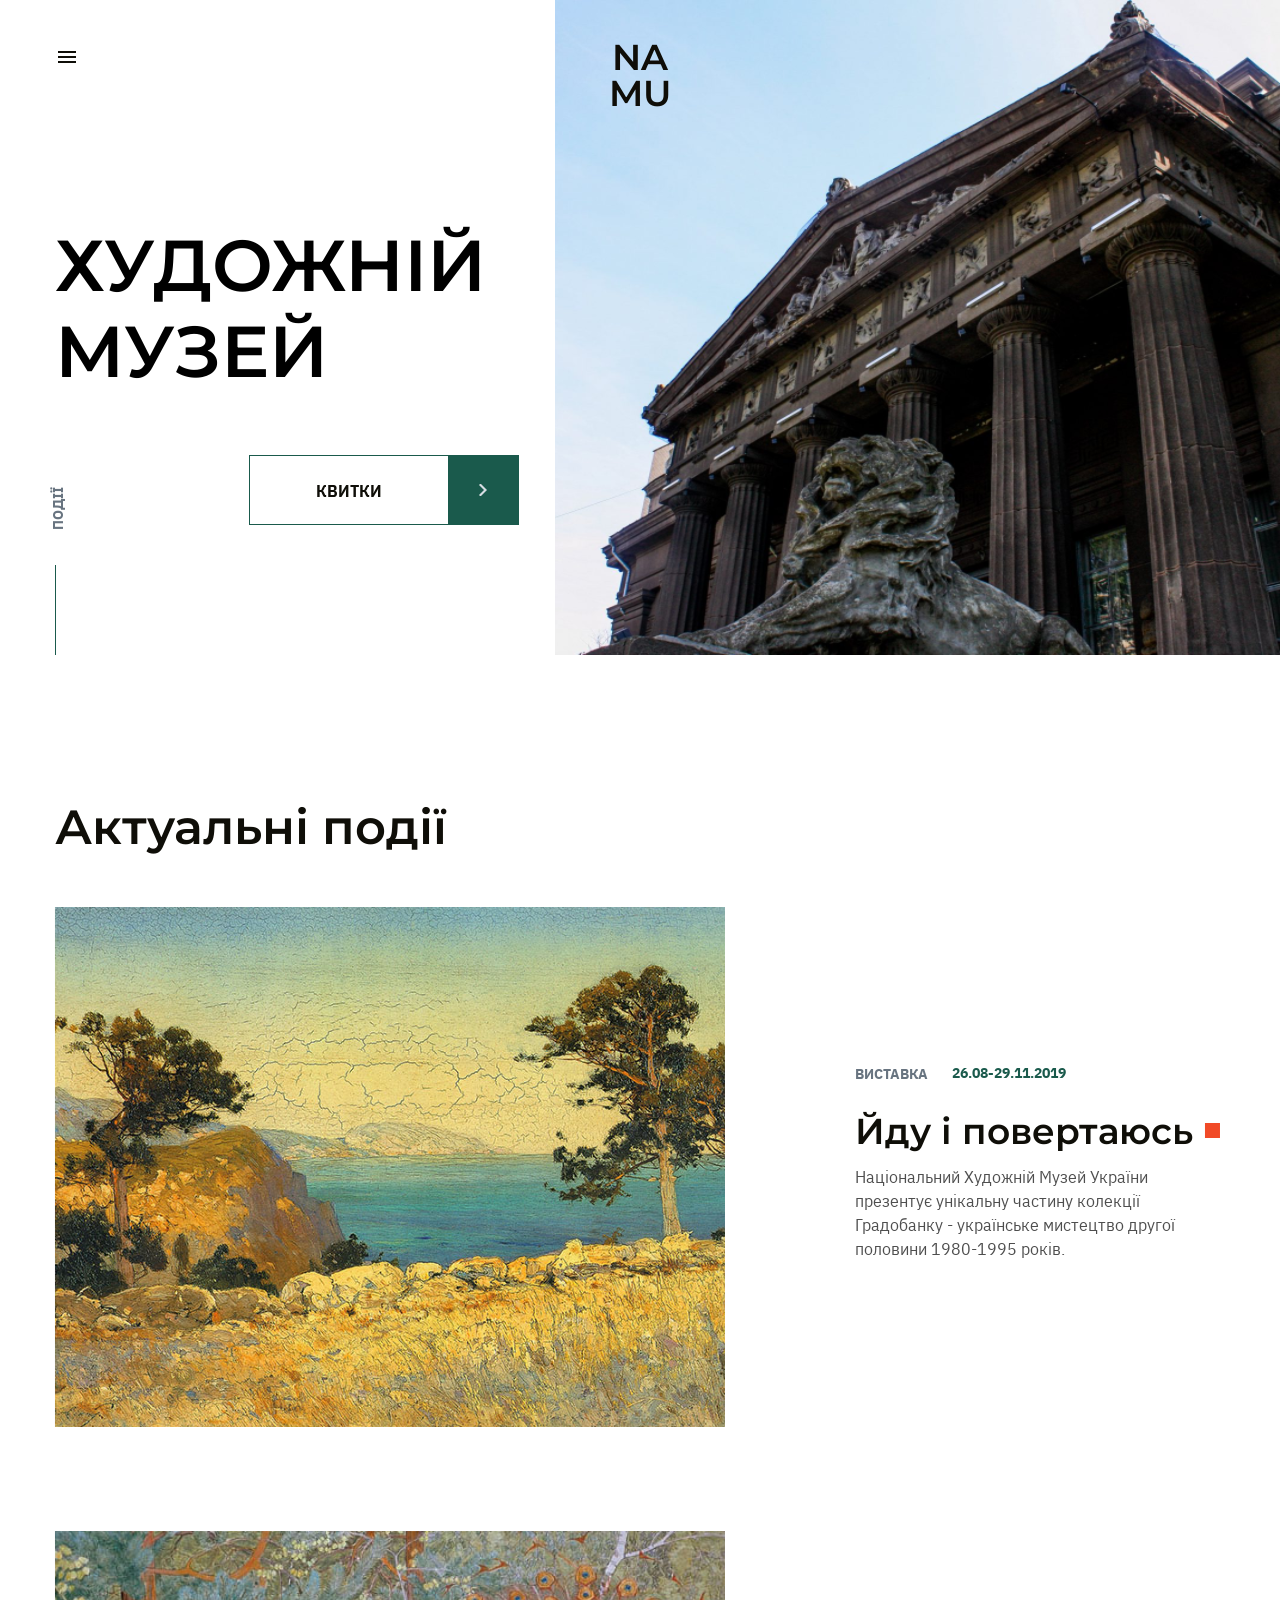
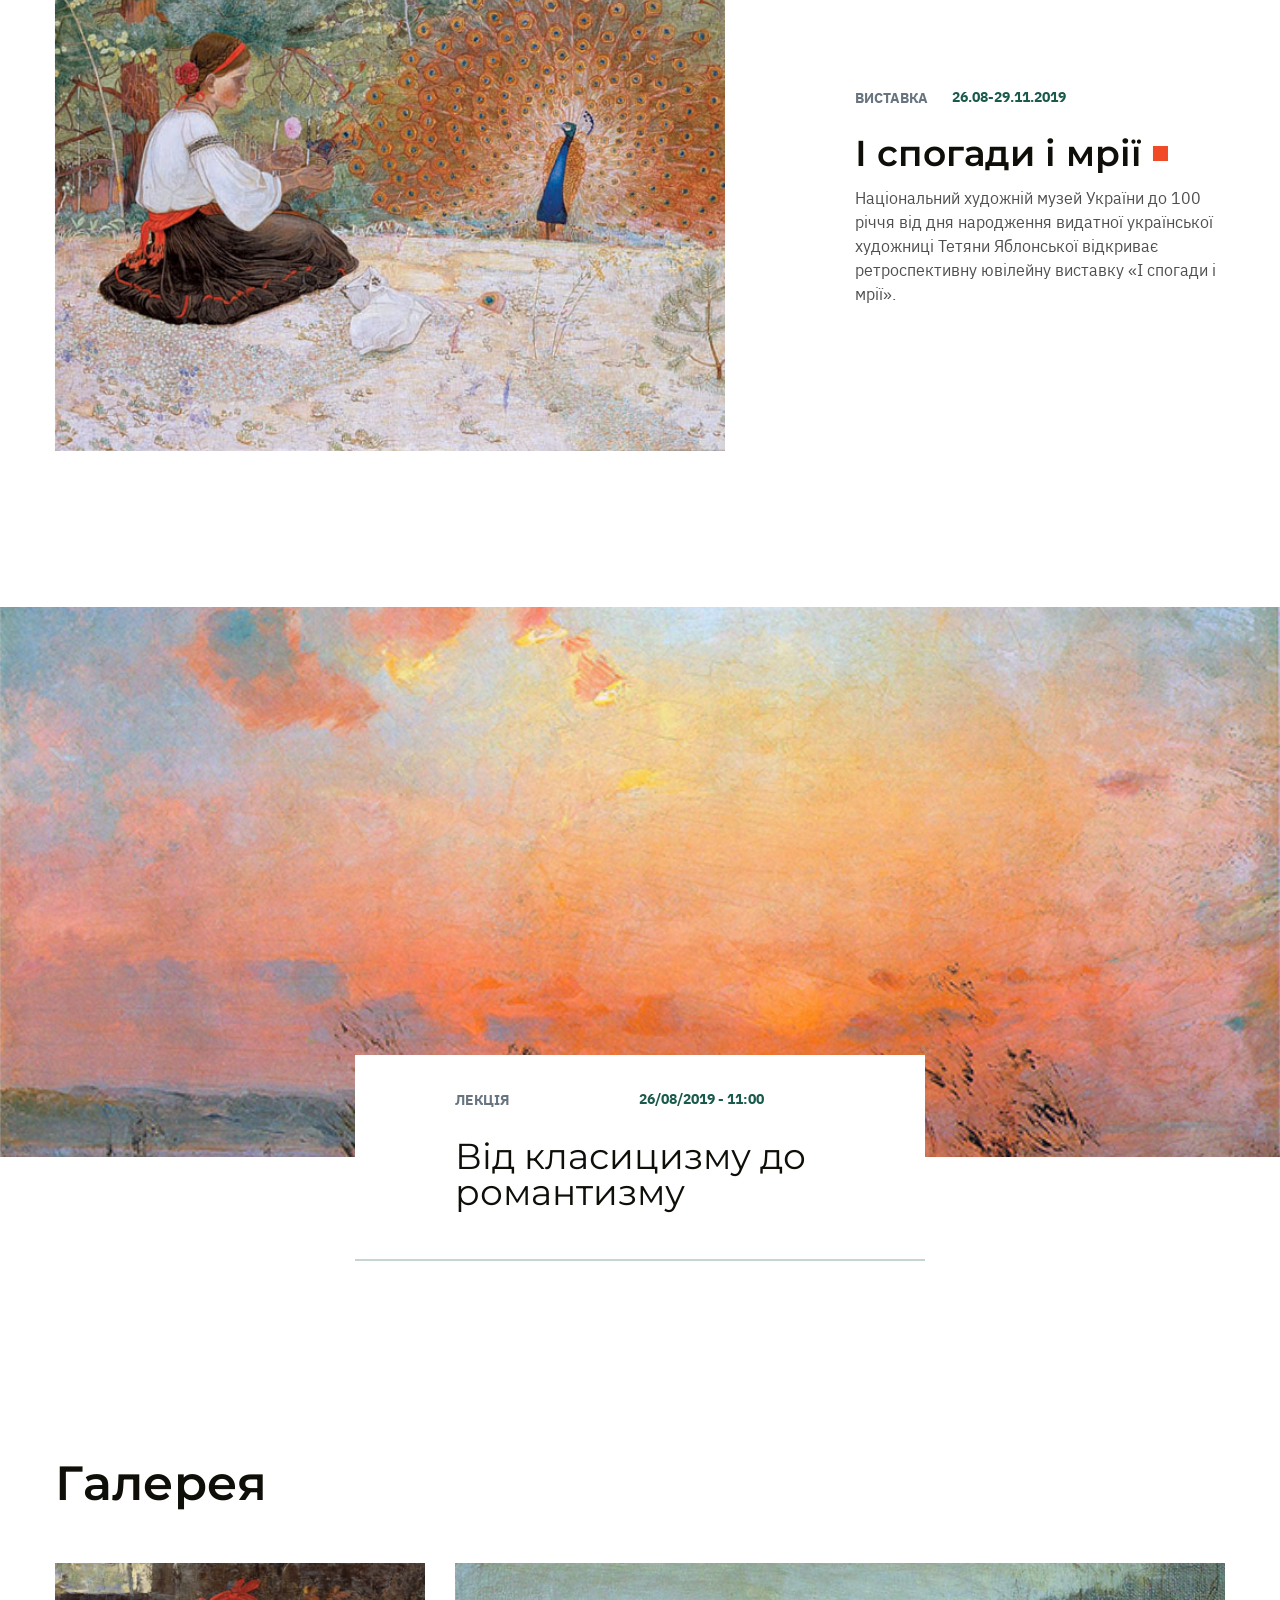
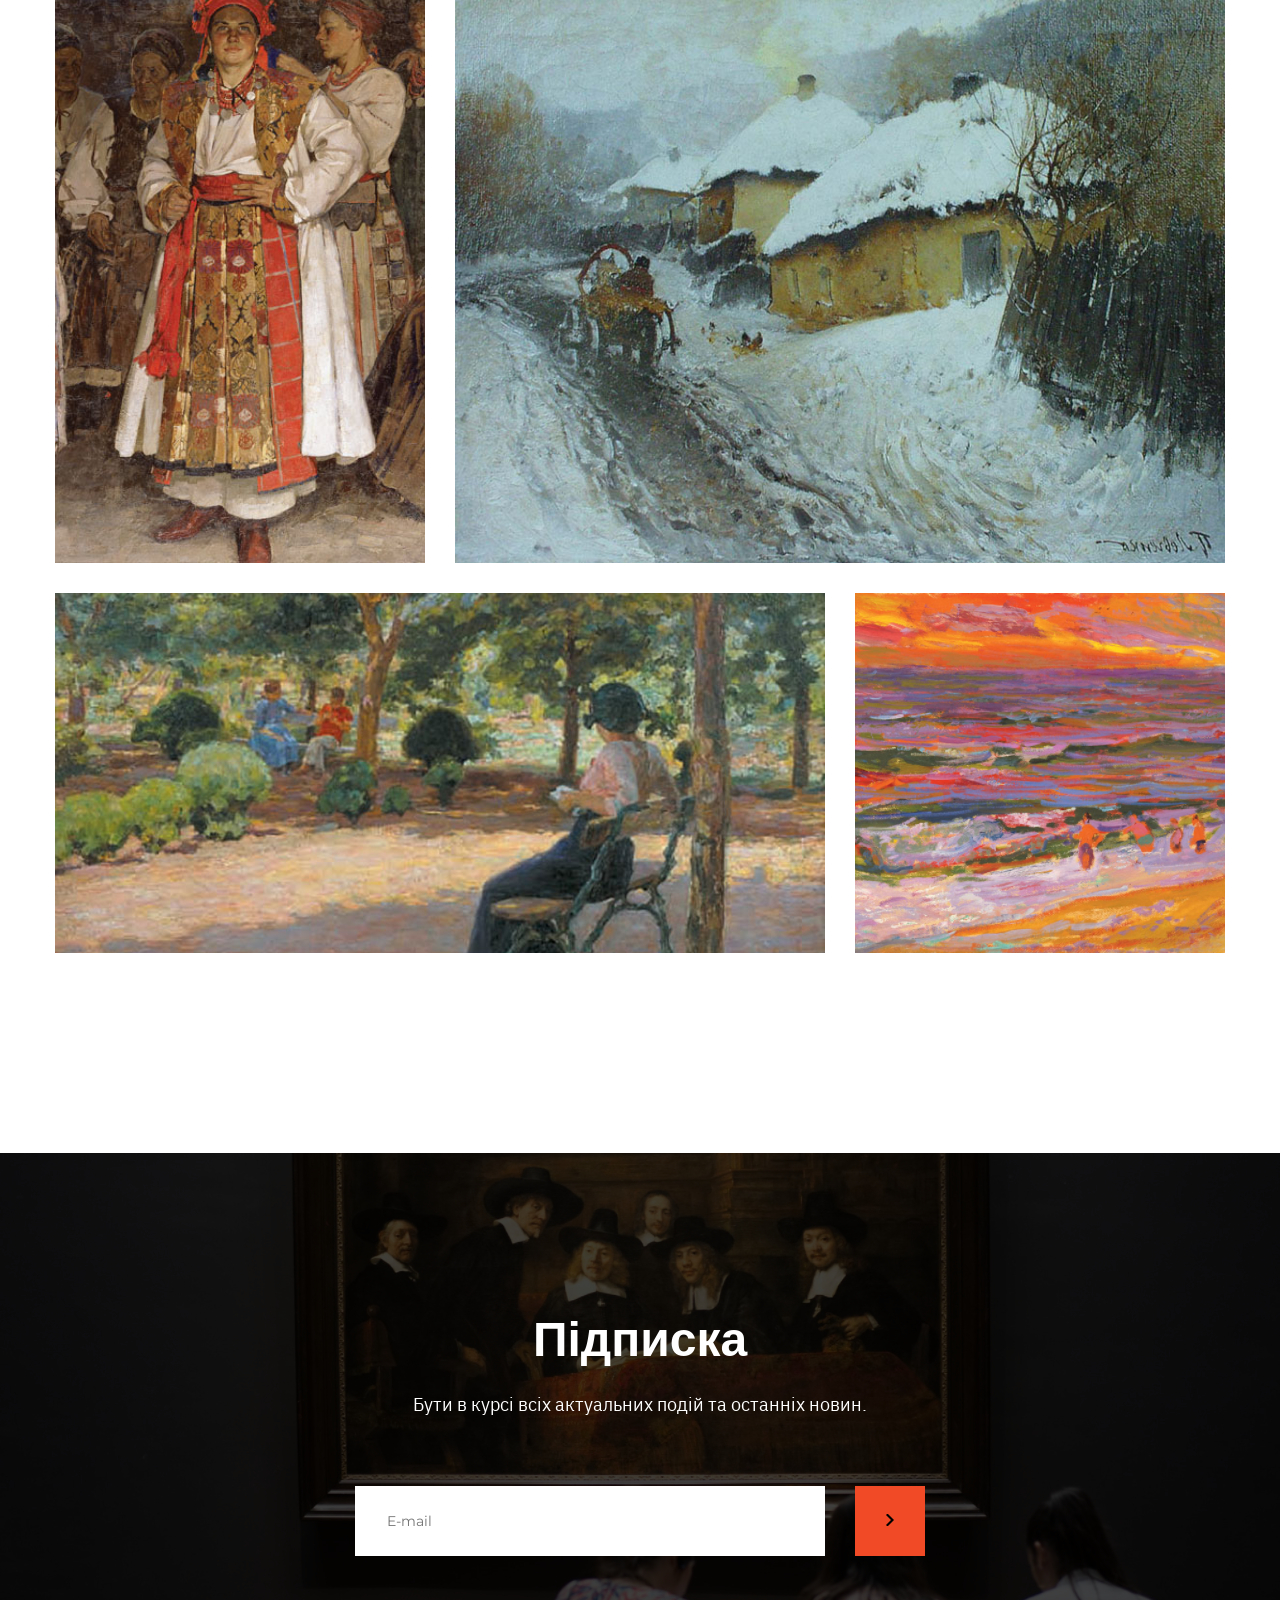
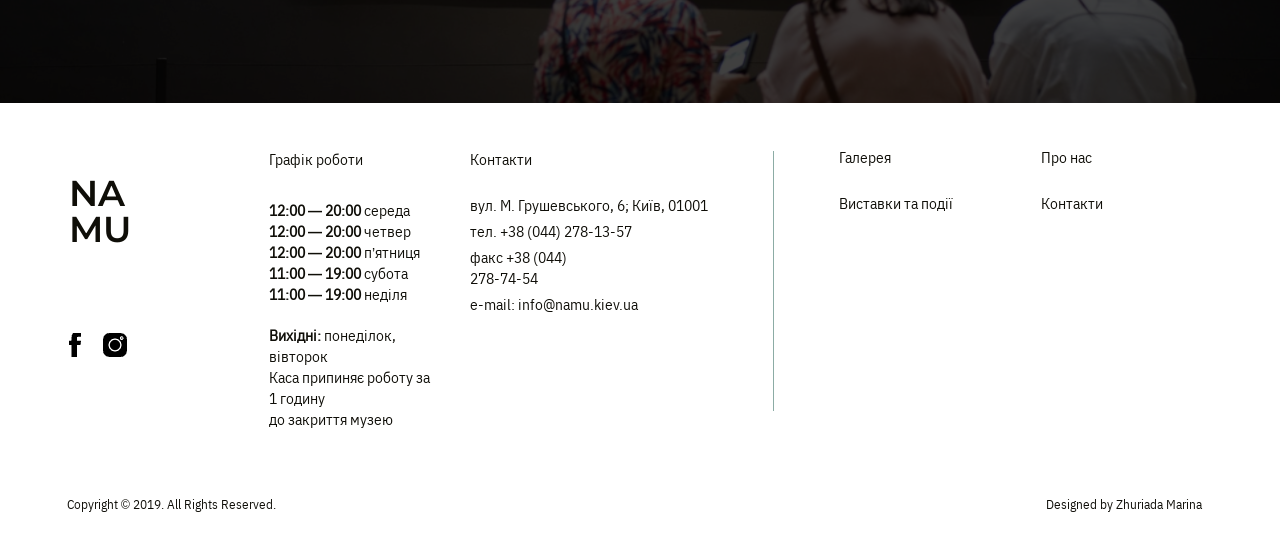
<file: index.html>
<!doctype html><html lang="en"><head><meta charset="UTF-8"><meta name="viewport" content="width=device-width, initial-scale=1.0"><title>НАМУ</title><link rel="icon" href="cropped-national_art_museum_ukraine_logo-4-32x32.08d821f4.png"><link rel="stylesheet" href="main.0e6afa83.css"><link rel="stylesheet" href="https://cdn.jsdelivr.net/npm/swiper@11/swiper-bundle.min.css"><script src="https://cdn.jsdelivr.net/npm/swiper@11/swiper-bundle.min.js"></script><script src="main.ec4efe43.js" defer></script></head><body> <aside class="aside-menu" id="aside-menu"> <div class="container_menu"> <div class="aside_container_1"> <a href="#" class="icon-button-close"> <img class="icon--close" src="Vector_close.baefd8d8.png" alt="button close menu"> </a> <div class="aside_block_1"> <div class="aside_info"> <a href="#gallery" class="aside_link"> Галерея </a> <a href="#actual_events" class="aside_link"> Виставки та події </a> </div> <div class="aside_about_us"> <a href="#" class="aside_link"> Про нас </a> <a href="#contacts" class="aside_link"> Контакти </a> </div> </div> </div> <div class="aside_container_2"> <div class="aside_line"></div> <div class="aside_block_2"> <div class="aside_title"> <p>Графік роботи</p> </div> <div class="aside_schedule"> <div class="aside_schedule_time"> <span class="aside__time--bold">12:00 — 20:00</span> середа <br> <span class="aside__time--bold">12:00 — 20:00</span> четвер <br> <span class="aside__time--bold">12:00 — 20:00</span> п’ятниця <br> <span class="aside__time--bold">11:00 — 19:00</span> субота <br> <span class="aside__time--bold">11:00 — 19:00</span> неділя </div> <div class="aside_schedule_weekand"> <span class="aside__weekends--bold">Вихідні:</span> понеділок, вівторок <br> Каса припиняє роботу за 1 годину <br class="aside__br footer__br--tablet"> до закриття музею </div> </div> </div> </div> </div> </aside> <header> <div class="conteiner"> <div class="top_block"> <div class="top_image_block"> <h1 class="logo"> NA <br> MU </h1> </div> <div class="top_info_block"> <div class="menu"> <a class="menu__link" href="#aside-menu"> <img src="baseline-menu.907e456b.png" alt="menu icon"> </a> </div> <div class="top_title"> <h2 class="title"> ХУДОЖНІЙ <br> МУЗЕЙ </h2> </div> <div class="header__button"> <div class="button"> <div class="button__main">КВИТКИ</div> <a href="#" class="button__rectangle"> <img class="icon_arrow-white" src="arrow-white.6fc82e7f.png" alt="arrow-white"> </a> </div> </div> <img class="events_strip" src="Rectangle.3b11f8e8.png" alt="estr"> <a class="events_text" href="#actual_events"> ПОДІЇ </a> </div> </div> <div class="actual_events" id="actual_events"> <h3 class="actual_events_title">Актуальні події</h3> <div class="actual_events_blocks"> <div class="actual_events_block_1"> <img class="actual_events_1" src="Actual_events_1.dc6b765d.png" alt="picture_1"> <div class="events_text_1"> <div class="subtitle_block_1"> <h4 class="subtitle_1">ВИСТАВКА</h4> <h5 class="subtitle_block_1_date">26.08-29.11.2019</h5> </div> <div class="title_block_1"> <h6 class="title_1">Йду і повертаюсь</h6> <img class="rectangle_block1" src="Rectangle_1.5270a035.png" alt="cube"> </div> <p class="text_block_1"> Національний Художній Музей України презентує унікальну частину колекції Градобанку - українське мистецтво другої половини 1980-1995 років. </p> </div> </div> <div class="actual_events_block_2"> <img class="actual_events_2" src="Actual_events_2.d023edb0.png" alt="picture_2"> <div class="events_text_2"> <div class="subtitle_block_2"> <h7 class="subtitle_2">ВИСТАВКА</h7> <h8 class="subtitle_block_2_date">26.08-29.11.2019</h8> </div> <div class="title_block_2"> <h9 class="title_2">І спогади і мрії</h9> <img class="rectangle_block2" src="Rectangle_2.5270a035.png" alt="cube2"> </div> <p1 class="text_block_2"> Національний художній музей України до 100 річчя від дня народження видатної української художниці Тетяни Яблонської відкриває ретроспективну ювілейну виставку «І спогади і мрії». </p1> </div> </div> </div> </div> <div class="center_picture"> <img class="center_image" src="Rectangle_20.68830bd4.png" alt="cimg"> <div class="center_block"> <div class="center_title_block"> <h1 class="center_subtitle">ЛЕКЦІЯ</h1> <h2 class="centr_date">26/08/2019 - 11:00</h2> </div> <p class="center_text">Від класицизму до романтизму</p> </div> </div> <div class="gallery" id="gallery"> <h10 class="gallery_title">Галерея</h10> <div class="gallery_imeges"> <div class="gallery_imeges_block1"> <div class="gallery_imeges_block1_horisont"> <img class="gallery_1" src="Gallery_1.5db3b5cd.png" alt="gal1"> <img class="gallery_2" src="Gallery_2.db8f127f.png" alt="gal2"> </div> </div> <div class="gallery_imeges_block2"> <div class="gallery_imeges_block2_horisont"> <img class="gallery_3" src="Gallery_3.793c417b.png" alt="gal1"> <img class="gallery_4" src="Gallery_4.3bf233a7.png" alt="gal1"> </div> </div> </div> </div> <div class="swiper"> <h1 class="swiper_title">Галерея</h1> <div class="swiper-wrapper"> <div class="swiper-slide"> <img class="swiper_image" src="Swiper_1.5db3b5cd.png" alt="Slide_1"> </div> <div class="swiper-slide"> <img class="swiper_image" src="Swiper_2.2c7f262f.png" alt="Slide_2"> </div> <div class="swiper-slide"> <img class="swiper_image" src="Swiper_3.db8f127f.png" alt="Slide_3"> </div> <div class="swiper-slide"> <img class="swiper_image" src="Swiper_4.3bf233a7.png" alt="Slide_4"> </div> <div class="swiper-slide swiper-slide--slide_5"> <img class="swiper_image" src="Swiper_5.793c417b.png" alt="Slide_5"> </div> </div> <div class="swiper-pagination"></div> </div> <div class="subscription"> <h1 class="subscription_title">Підписка</h1> <p class="subscription_text"> Бути в курсі всіх актуальних подій та останніх новин. </p> <form action="#" method="post" class="subscription_form" onsubmit="this.reset(); return false;"> <input type="email" name="email" autocomplete="email" placeholder="E-mail" class="subscription_input" required> <button type="submit" class="subscription_button"> <img class="subscription_icon" src="Vector.fa8c9ae1.png" alt="arrow-black"> </button> </form> </div> </div> </header> <footer> <div class="footer"> <div class="footer__text"> <p class="footer__text1">Copyright © 2019. All Rights Reserved.</p> <p class="footer__text2">Designed by Zhuriada Marina</p> </div> <div class="footer__menu"> <div class="footer__container_3"> <div class="footer__container_1"> <div class="footer_block_1"> <div class="footer__info"> <div class="footer__logo"> <h1 class="footer__logo-text"> NA <br> MU </h1> </div> <div class="footer__socials"> <a href="https://www.facebook.com/namu.museum/?locale=uk_UA" class="footer__social-link" target="_blank"> <img src="Facebook.697ea523.png" alt="Facebook"> </a> <a href="https://www.instagram.com/namu.museum/" class="footer__social-link" target="_blank"> <img src="Instagram.a8b60f43.png" alt="Instagram"> </a> </div> </div> </div> <div class="footer__container_2"> <div class="work_schedule"> <h2 class="work_schedule_title">Графік роботи</h2> <div class="footer__time-container"> <div class="footer__time"> <span class="footer__time--bold">12:00 — 20:00</span> середа <br> <span class="footer__time--bold">12:00 — 20:00</span> четвер <br> <span class="footer__time--bold">12:00 — 20:00</span> п’ятниця <br> <span class="footer__time--bold">11:00 — 19:00</span> субота <br> <span class="footer__time--bold">11:00 — 19:00</span> неділя </div> <div class="footer__weekends"> <span class="footer__weekends--bold">Вихідні:</span> понеділок, вівторок <br> Каса припиняє роботу за 1 годину <br class="footer__br footer__br--tablet"> до закриття музею </div> </div> </div> <div class="footer_block_2" id="contacts"> <h2 class="footer__title">Контакти</h2> <div class="footer__link-block"> <a href="https://maps.app.goo.gl/RxwfUurGYioU9xK88" class="footer__link" target="_blank"> вул. М. Грушевського, 6; Київ, 01001 </a> <a href="tel:+380442781357" class="footer__link"> тел. +38 (044) 278-13-57 </a> <a href="tel:+380442787454" class="footer__link"> факс +38 (044) <br class="footer_br"> 278-74-54 </a> <a href="mailto:info@namu.kiev.ua" class="footer__link"> e-mail: info@namu.kiev.ua </a> </div> </div> </div> <div class="footer_button"> <a class="footer__button1" href="#"> <img class="footer__button_img" src="Vector_green.8dcee40c.png" alt="arrow-green"> </a> </div> </div> <div class="line_footer"></div> </div> <div class="footer__block_3"> <div class="footer__info_1"> <a href="#gallery" class="footer__link_1"> Галерея </a> <a href="#" class="footer__link_1"> Виставки та події </a> </div> <div class="footer__info_2"> <a href="#" class="footer__link_1"> Про нас </a> <a href="#" class="footer__link_1"> Контакти </a> </div> </div> </div> </div> </footer> </body></html>
</file>
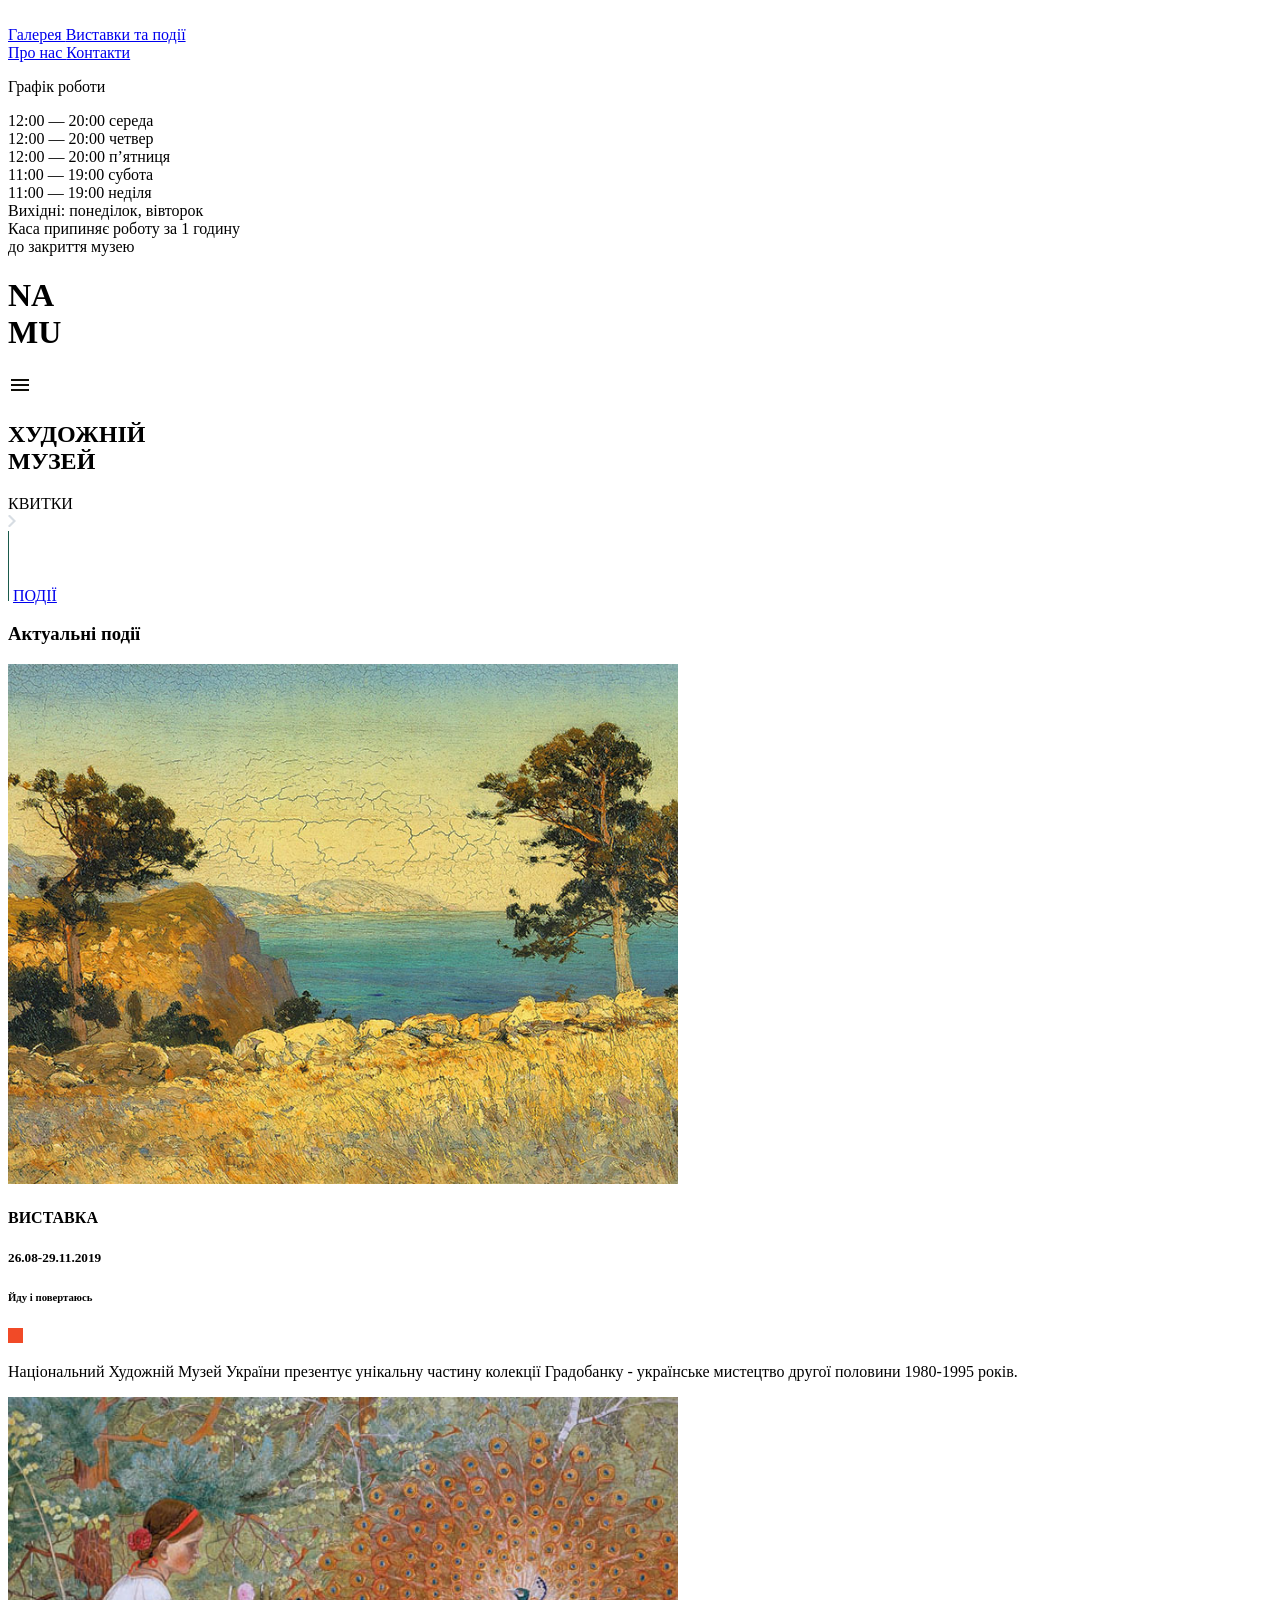
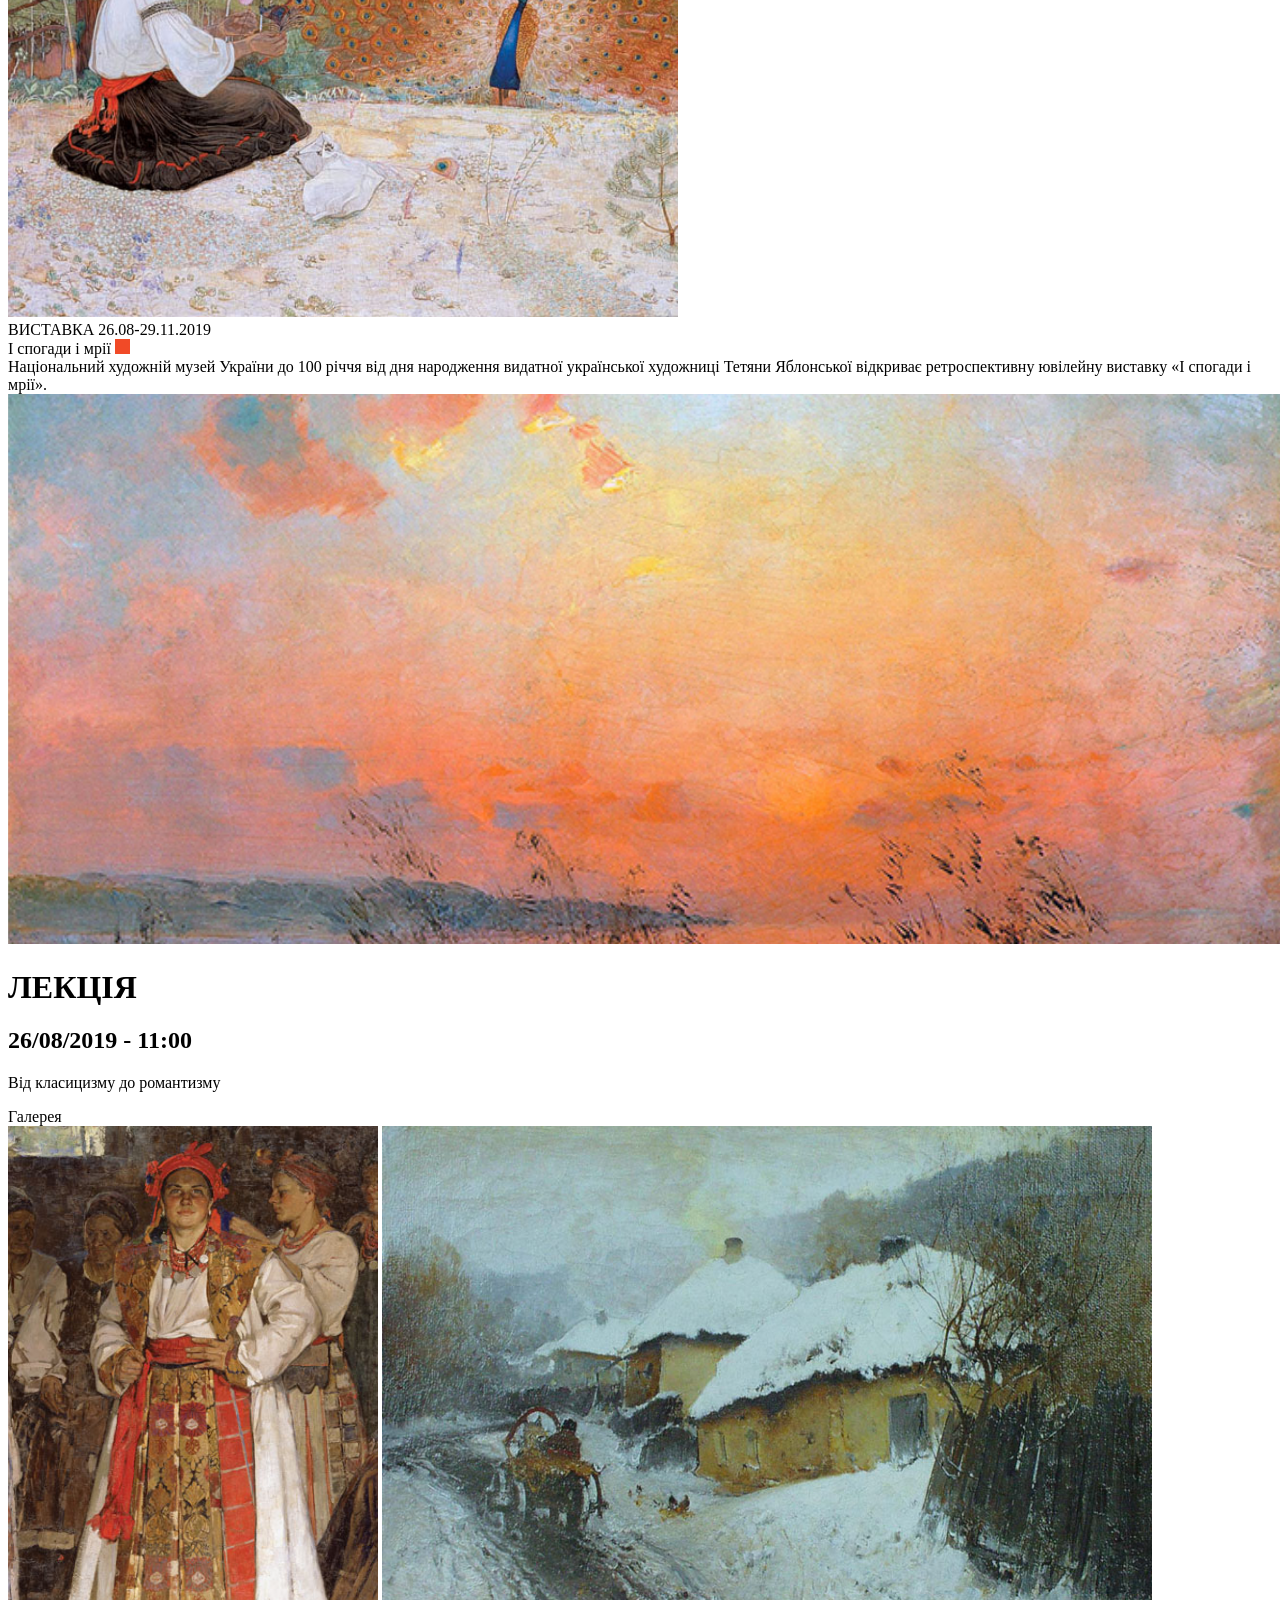
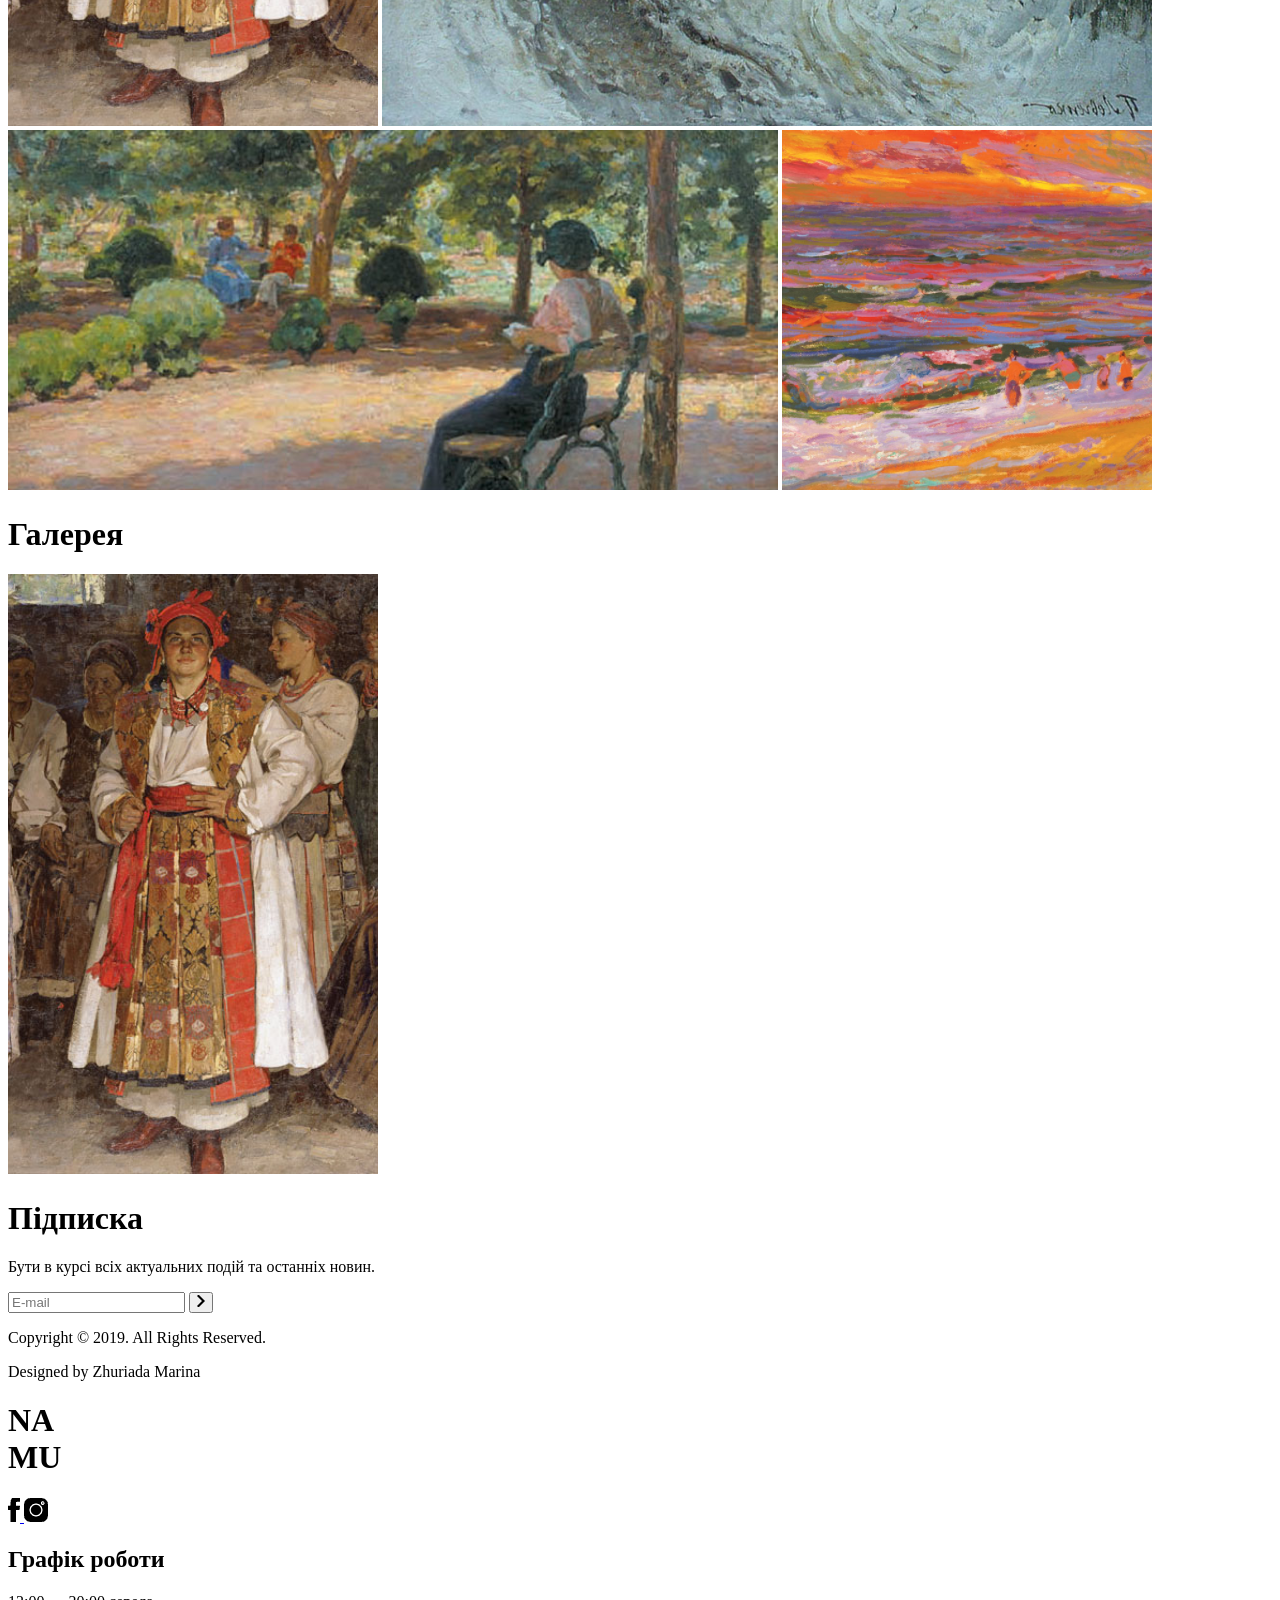
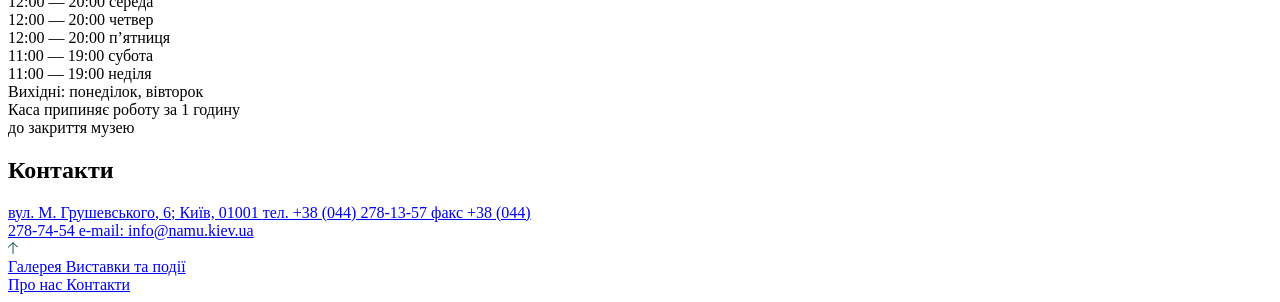
<file: src/index.html>
<!doctype html>
<html lang="en">
  <head>
    <meta charset="UTF-8" />
    <meta
      name="viewport"
      content="width=device-width, initial-scale=1.0"
    />
    <title>НАМУ</title>
    <link
      rel="icon"
      href="./images/cropped-national_art_museum_ukraine_logo-4-32x32.png"
    />
    <link
      rel="stylesheet"
      href="./styles/main.scss"
    />
    <link
      rel="stylesheet"
      href="https://cdn.jsdelivr.net/npm/swiper@11/swiper-bundle.min.css"
    />
    <script src="https://cdn.jsdelivr.net/npm/swiper@11/swiper-bundle.min.js"></script>
    <script
      src="scripts/main.js"
      defer
    ></script>
  </head>
  <body>
    <aside
      class="aside-menu"
      id="aside-menu"
    >
      <div class="container_menu">
        <div class="aside_container_1">
          <a
            href="#"
            class="icon-button-close"
          >
            <img
              class="icon--close"
              src="./images/Vector_close.png"
              alt="button close menu"
            />
          </a>
          <div class="aside_block_1">
            <div class="aside_info">
              <a
                href="#gallery"
                class="aside_link"
              >
                Галерея
              </a>
              <a
                href="#actual_events"
                class="aside_link"
              >
                Виставки та події
              </a>
            </div>
            <div class="aside_about_us">
              <a
                href="#"
                class="aside_link"
              >
                Про нас
              </a>
              <a
                href="#contacts"
                class="aside_link"
              >
                Контакти
              </a>
            </div>
          </div>
        </div>
        <div class="aside_container_2">
          <div class="aside_line"></div>
          <div class="aside_block_2">
            <div class="aside_title">
              <p>Графік роботи</p>
            </div>
            <div class="aside_schedule">
              <div class="aside_schedule_time">
                <span class="aside__time--bold">12:00 — 20:00</span>
                середа
                <br />
                <span class="aside__time--bold">12:00 — 20:00</span>
                четвер
                <br />
                <span class="aside__time--bold">12:00 — 20:00</span>
                п’ятниця
                <br />
                <span class="aside__time--bold">11:00 — 19:00</span>
                субота
                <br />
                <span class="aside__time--bold">11:00 — 19:00</span>
                неділя
              </div>
              <div class="aside_schedule_weekand">
                <span class="aside__weekends--bold">Вихідні:</span>
                понеділок, вівторок
                <br />
                Каса припиняє роботу за 1 годину
                <br class="aside__br footer__br--tablet" />
                до закриття музею
              </div>
            </div>
          </div>
        </div>
      </div>
    </aside>
    <header>
      <div class="conteiner">
        <div class="top_block">
          <div class="top_image_block">
            <h1 class="logo">
              NA
              <br />
              MU
            </h1>
          </div>
          <div class="top_info_block">
            <div class="menu">
              <a
                class="menu__link"
                href="#aside-menu"
              >
                <img
                  src="images/baseline-menu.png"
                  alt="menu icon"
                />
              </a>
            </div>

            <div class="top_title">
              <h2 class="title">
                ХУДОЖНІЙ
                <br />
                МУЗЕЙ
              </h2>
            </div>
            <div class="header__button">
              <div class="button">
                <div class="button__main">КВИТКИ</div>
                <a
                  href="#"
                  class="button__rectangle"
                >
                  <img
                    class="icon_arrow-white"
                    src="images/arrow-white.png"
                    alt="arrow-white"
                  />
                </a>
              </div>
            </div>

            <img
              class="events_strip"
              src="images/Rectangle.png"
              alt="estr"
            />
            <a
              class="events_text"
              href="#actual_events"
            >
              ПОДІЇ
            </a>
          </div>
        </div>

        <div
          class="actual_events"
          id="actual_events"
        >
          <h3 class="actual_events_title">Актуальні події</h3>
          <div class="actual_events_blocks">
            <div class="actual_events_block_1">
              <img
                class="actual_events_1"
                src="images/Actual_events_1.png"
                alt="picture_1"
              />
              <div class="events_text_1">
                <div class="subtitle_block_1">
                  <h4 class="subtitle_1">ВИСТАВКА</h4>
                  <h5 class="subtitle_block_1_date">26.08-29.11.2019</h5>
                </div>
                <div class="title_block_1">
                  <h6 class="title_1">Йду і повертаюсь</h6>
                  <img
                    class="rectangle_block1"
                    src="images/Rectangle_1.png"
                    alt="cube"
                  />
                </div>
                <p class="text_block_1">
                  Національний Художній Музей України презентує унікальну
                  частину колекції Градобанку - українське мистецтво другої
                  половини 1980-1995 років.
                </p>
              </div>
            </div>
            <div class="actual_events_block_2">
              <img
                class="actual_events_2"
                src="images/Actual_events_2.png"
                alt="picture_2"
              />
              <div class="events_text_2">
                <div class="subtitle_block_2">
                  <h7 class="subtitle_2">ВИСТАВКА</h7>
                  <h8 class="subtitle_block_2_date">26.08-29.11.2019</h8>
                </div>
                <div class="title_block_2">
                  <h9 class="title_2">І спогади і мрії</h9>
                  <img
                    class="rectangle_block2"
                    src="images/Rectangle_2.png"
                    alt="cube2"
                  />
                </div>
                <p1 class="text_block_2">
                  Національний художній музей України до 100 річчя від дня
                  народження видатної української художниці Тетяни Яблонської
                  відкриває ретроспективну ювілейну виставку «І спогади і мрії».
                </p1>
              </div>
            </div>
          </div>
        </div>
        <div class="center_picture">
          <img
            class="center_image"
            src="images/Rectangle_20.png"
            alt="cimg"
          />
          <div class="center_block">
            <div class="center_title_block">
              <h1 class="center_subtitle">ЛЕКЦІЯ</h1>
              <h2 class="centr_date">26/08/2019 - 11:00</h2>
            </div>
            <p class="center_text">Від класицизму до романтизму</p>
          </div>
        </div>
        <div
          class="gallery"
          id="gallery"
        >
          <h10 class="gallery_title">Галерея</h10>
          <div class="gallery_imeges">
            <div class="gallery_imeges_block1">
              <div class="gallery_imeges_block1_horisont">
                <img
                  class="gallery_1"
                  src="images/gallery/Gallery_1.png"
                  alt="gal1"
                />
                <img
                  class="gallery_2"
                  src="images/gallery/Gallery_2.png"
                  alt="gal2"
                />
              </div>
            </div>
            <div class="gallery_imeges_block2">
              <div class="gallery_imeges_block2_horisont">
                <img
                  class="gallery_3"
                  src="images/gallery/Gallery_3.png"
                  alt="gal1"
                />
                <img
                  class="gallery_4"
                  src="images/gallery/Gallery_4.png"
                  alt="gal1"
                />
              </div>
            </div>
          </div>
        </div>
        <div class="swiper">
          <h1 class="swiper_title">Галерея</h1>
          <div class="swiper-wrapper">
            <div class="swiper-slide">
              <img
                class="swiper_image"
                src="images/swiper/Swiper_1.png"
                alt="Slide_1"
              />
            </div>
            <div class="swiper-slide">
              <img
                class="swiper_image"
                src="images/swiper/Swiper_2.png"
                alt="Slide_2"
              />
            </div>
            <div class="swiper-slide">
              <img
                class="swiper_image"
                src="images/swiper/Swiper_3.png"
                alt="Slide_3"
              />
            </div>
            <div class="swiper-slide">
              <img
                class="swiper_image"
                src="images/swiper/Swiper_4.png"
                alt="Slide_4"
              />
            </div>
            <div class="swiper-slide swiper-slide--slide_5">
              <img
                class="swiper_image"
                src="images/swiper/Swiper_5.png"
                alt="Slide_5"
              />
            </div>
          </div>
          <div class="swiper-pagination"></div>
        </div>
        <div class="subscription">
          <h1 class="subscription_title">Підписка</h1>
          <p class="subscription_text">
            Бути в курсі всіх актуальних подій та останніх новин.
          </p>
          <form
            action="#"
            method="post"
            class="subscription_form"
            onsubmit="this.reset(); return false;"
          >
            <input
              type="email"
              name="email"
              autocomplete="email"
              placeholder="E-mail"
              class="subscription_input"
              required
            />
            <button
              type="submit"
              class="subscription_button"
            >
              <img
                class="subscription_icon"
                src="images/Vector.png"
                alt="arrow-black"
              />
            </button>
          </form>
        </div>
      </div>
    </header>
    <footer>
      <div class="footer">
        <div class="footer__text">
          <p class="footer__text1">Copyright © 2019. All Rights Reserved.</p>
          <p class="footer__text2">Designed by Zhuriada Marina</p>
        </div>
        <div class="footer__menu">
          <div class="footer__container_3">
            <div class="footer__container_1">
              <div class="footer_block_1">
                <div class="footer__info">
                  <div class="footer__logo">
                    <h1 class="footer__logo-text">
                      NA
                      <br />
                      MU
                    </h1>
                  </div>
                  <div class="footer__socials">
                    <a
                      href="https://www.facebook.com/namu.museum/?locale=uk_UA"
                      class="footer__social-link"
                      target="_blank"
                    >
                      <img
                        src="images/Facebook.png"
                        alt="Facebook"
                      />
                    </a>
                    <a
                      href="https://www.instagram.com/namu.museum/"
                      class="footer__social-link"
                      target="_blank"
                    >
                      <img
                        src="images/Instagram.png"
                        alt="Instagram"
                      />
                    </a>
                  </div>
                </div>
              </div>
              <div class="footer__container_2">
                <div class="work_schedule">
                  <h2 class="work_schedule_title">Графік роботи</h2>
                  <div class="footer__time-container">
                    <div class="footer__time">
                      <span class="footer__time--bold">12:00 — 20:00</span>
                      середа
                      <br />
                      <span class="footer__time--bold">12:00 — 20:00</span>
                      четвер
                      <br />
                      <span class="footer__time--bold">12:00 — 20:00</span>
                      п’ятниця
                      <br />
                      <span class="footer__time--bold">11:00 — 19:00</span>
                      субота
                      <br />
                      <span class="footer__time--bold">11:00 — 19:00</span>
                      неділя
                    </div>

                    <div class="footer__weekends">
                      <span class="footer__weekends--bold">Вихідні:</span>
                      понеділок, вівторок
                      <br />
                      Каса припиняє роботу за 1 годину
                      <br class="footer__br footer__br--tablet" />
                      до закриття музею
                    </div>
                  </div>
                </div>

                <div
                  class="footer_block_2"
                  id="contacts"
                >
                  <h2 class="footer__title">Контакти</h2>

                  <div class="footer__link-block">
                    <a
                      href="https://maps.app.goo.gl/RxwfUurGYioU9xK88"
                      class="footer__link"
                      target="_blank"
                    >
                      вул. М. Грушевського, 6; Київ, 01001
                    </a>
                    <a
                      href="tel:+380442781357"
                      class="footer__link"
                    >
                      тел. +38 (044) 278-13-57
                    </a>
                    <a
                      href="tel:+380442787454"
                      class="footer__link"
                    >
                      факс +38 (044)
                      <br class="footer_br" />
                      278-74-54
                    </a>
                    <a
                      href="mailto:info@namu.kiev.ua"
                      class="footer__link"
                    >
                      e-mail: info@namu.kiev.ua
                    </a>
                  </div>
                </div>
              </div>
              <div class="footer_button">
                <a
                  class="footer__button1"
                  href="#"
                >
                  <img
                    class="footer__button_img"
                    src="images/Vector_green.png"
                    alt="arrow-green"
                  />
                </a>
              </div>
            </div>

            <div class="line_footer"></div>
          </div>
          <div class="footer__block_3">
            <div class="footer__info_1">
              <a
                href="#gallery"
                class="footer__link_1"
              >
                Галерея
              </a>
              <a
                href="#"
                class="footer__link_1"
              >
                Виставки та події
              </a>
            </div>
            <div class="footer__info_2">
              <a
                href="#"
                class="footer__link_1"
              >
                Про нас
              </a>
              <a
                href="#"
                class="footer__link_1"
              >
                Контакти
              </a>
            </div>
          </div>
        </div>
      </div>
    </footer>
  </body>
</html>
</file>
<file: main.0e6afa83.css>
@font-face{font-family:Montserrat;src:url(Montserrat-SemiBold.c769c2dc.woff2);font-weight:400;font-style:normal}@font-face{font-family:IBM Plex Sans;src:url(Ibmplexsansbold.161b8960.woff2);font-weight:400;font-style:normal}@font-face{font-family:Montserrat-semi;src:url(Montserrat-Regular.d85a56de.woff);font-weight:400;font-style:normal}@font-face{font-family:IBM Plex Sans-semi;src:url(Ibmplexsans.73eb14c6.woff2);font-weight:400;font-style:normal}.top_block{position:relative;height:655px;display:flex;justify-content:center;flex-direction:row-reverse;gap:2.34vw}@media (max-width:1278px){.top_block{height:384px;gap:0}}@media (max-width:767px){.top_block{height:483px;width:320px;flex-direction:column;gap:0}}.top_image_block{width:56.64vw;background-image:url(Natsionalnij-hudozhnij-muzej-Ukrayini-Kiyiv-10-1800x1200.dab66a72.png);background-size:100% 100%;background-repeat:no-repeat;background-position:50%}@media (max-width:1278px){.top_image_block{height:384px;width:48.7vw}}@media (max-width:767px){.top_image_block{height:300px;width:100vw}}.top_info_block{width:41.02vw;display:flex;flex-direction:column;padding-left:4.3vw}@media (max-width:1278px){.top_info_block{padding-left:24px;width:52vw}}@media (max-width:767px){.top_info_block{height:183px;width:100%}}.logo{position:absolute;width:170px;height:72px;margin-left:0;top:15px;color:#0f0e08;font-family:Montserrat,sans-serif;font-size:36px;font-weight:700;line-height:100%;text-align:center;transition:transform .3s ease;cursor:pointer}.logo:hover{transform:scale(1.1)}@media (max-width:1278px){.logo{margin-top:0}}@media (max-width:767px){.logo{left:50%;transform:translate(-50%)}}.menu{margin-top:45px}@media (max-width:1278px){.menu{margin-top:39px}}@media (max-width:767px){.menu{position:absolute;top:-10px}}.title{color:#000;font-family:Montserrat,sans-serif;font-size:72px;font-weight:700;line-height:120%;text-align:left;margin-top:149px}@media (max-width:1278px){.title{font-size:54px;margin-top:64px}}@media (max-width:767px){.title{position:absolute;font-size:45px;margin-top:20px;text-align:center}}.events_text{position:absolute;margin-top:520px;width:5px;height:14px;transform:rotate(-90deg);color:#687480;font-family:IBM Plex Sans,sans-serif;font-size:14px;font-weight:700;line-height:100%;text-decoration:none;text-align:left}.events_strip{position:absolute;margin-top:565px;width:1px;height:90px}@media (max-width:1279px){.events_strip,.events_text{display:none}}.actual_events{position:absolute;display:flex;flex-direction:column;left:50%;transform:translate(-50%);margin-top:100px}@media (max-width:1278px){.actual_events{margin-top:105px}}@media (max-width:767px){.actual_events{margin-top:50px;width:280px}}.actual_events_title{color:#0f0e08;font-family:Montserrat,sans-serif;font-size:48px;font-weight:700;line-height:100%;letter-spacing:0;text-align:left;margin-bottom:56px}@media (max-width:767px){.actual_events_title{font-size:36px;width:280px;height:72px;text-align:center;margin-bottom:24px}}.actual_events_blocks{display:flex;flex-direction:column;gap:104px}.actual_events_block_1{display:flex;flex-direction:row;gap:10.16vw}@media (max-width:1278px){.actual_events_block_1{flex-direction:column}}.actual_events_1{cursor:pointer;transition:transform .3s ease-in-out}.actual_events_1:hover{transform:scale(1.1)}.actual_events_2{cursor:pointer;transition:transform .3s ease-in-out}.actual_events_2:hover{transform:scale(1.1)}.events_text_1{margin-top:159px;display:flex;flex-direction:column;height:202px}@media (max-width:1278px){.events_text_1{position:absolute;margin-top:560px}}@media (max-width:767px){.events_text_1{position:absolute;margin-top:260px;width:280px}}.title_block_1{margin-top:30px;display:flex;flex-direction:row;width:370px;height:39px;gap:12px;align-items:center}@media (max-width:767px){.title_block_1{width:280px;gap:0}}.subtitle_block_1{display:flex;flex-direction:row;align-items:center;gap:24px;height:15px}.subtitle_1{color:#687480;font-weight:500;line-height:100%;letter-spacing:0}.subtitle_1,.subtitle_block_1_date{font-family:IBM Plex Sans,sans-serif;font-size:14px;text-align:left}.subtitle_block_1_date{color:#1a5a4c;font-weight:700;line-height:150%;width:173px}.title_1{color:#0f0e08;font-family:Montserrat,sans-serif;font-size:36px;font-weight:400;line-height:100%;text-align:left}@media (max-width:767px){.title_1{font-size:28px;width:280px}}.text_block_1{margin-top:15px;color:#4e4e4e;font-family:IBM Plex Sans-semi,sans-serif;font-size:16px;font-weight:300;line-height:150%;text-align:left;width:370px}@media (max-width:767px){.text_block_1{width:280px;height:100px;margin-top:20px}}.rectangle_block1{width:15px;height:15px}@media (max-width:767px){.rectangle_block1{width:10px;height:10px}}.actual_events_block_2{display:flex;flex-direction:row;gap:10.16vw}@media (max-width:1278px){.actual_events_block_2{flex-direction:column;margin-top:200px}}.events_text_2{margin-top:159px;display:flex;flex-direction:column;height:202px}@media (max-width:1278px){.events_text_2{position:absolute;margin-top:560px}}@media (max-width:767px){.events_text_2{position:absolute;margin-top:260px;width:280px}}.title_block_2{margin-top:30px;display:flex;flex-direction:row;width:370px;height:39px;gap:12px;align-items:center}@media (max-width:767px){.title_block_2{width:280px}}.subtitle_block_2{display:flex;flex-direction:row;align-items:center;gap:24px;height:15px}.subtitle_2{color:#687480;font-weight:500;line-height:100%;letter-spacing:0}.subtitle_2,.subtitle_block_2_date{font-family:IBM Plex Sans,sans-serif;font-size:14px;text-align:left}.subtitle_block_2_date{color:#1a5a4c;font-weight:700;line-height:150%;width:173px}.title_2{color:#0f0e08;font-family:Montserrat,sans-serif;font-size:36px;font-weight:400;line-height:100%;text-align:left}@media (max-width:767px){.title_2{font-size:28px;width:280px}}.text_block_2{margin-top:15px;color:#4e4e4e;font-family:IBM Plex Sans-semi,sans-serif;font-size:16px;font-weight:300;line-height:150%;text-align:left;width:370px}@media (max-width:767px){.text_block_2{width:280px;height:100px;margin-top:20px}}.rectangle_block2{width:15px;height:15px}@media (max-width:767px){.rectangle_block2{width:10px;height:10px}}.button{margin-left:15.16vw;cursor:pointer;color:#0f0e08;font-family:IBM Plex Sans,sans-serif;font-size:16px;font-weight:500;line-height:100%;text-align:left;box-sizing:border-box;width:270px;height:70px;border:1px solid #1a5a4c;display:flex;transition:transform .3s ease}@media (max-width:1278px){.button{margin-left:0}}@media (max-width:767px){.button{position:absolute;width:280px;height:50px;margin-top:133px;left:20px}}.button:hover{transform:scale(1.1)}.button__main{font-size:16px;font-weight:500;line-height:70px;text-align:center;flex-grow:1}@media (max-width:767px){.button__main{line-height:50px}}.button__rectangle{width:70px;background-color:#1a5a4c;display:flex;justify-content:center;align-items:center}@media (max-width:767px){.button__rectangle{width:50px}}.center_picture{display:flex;justify-content:center}.center_image{position:absolute;width:100%;height:550px;margin-top:1552px}@media (max-width:1278px){.center_image{margin-top:2000px;height:390px}}@media (max-width:767px){.center_image{height:200px;margin-top:1325px}}.center_block{position:absolute;width:570px;height:204px;margin-top:2000px;box-shadow:0 2px 0 0 rgba(26,90,76,.25);background:#fff}@media (max-width:1278px){.center_block{width:570px;height:204px;margin-top:2306px}}@media (max-width:767px){.center_block{width:280px;height:180px;margin-top:1438px}}.center_title_block{display:flex;flex-direction:row;gap:130px;margin-top:22.5px;margin-left:100px;align-items:center}@media (max-width:767px){.center_title_block{width:280px;margin-top:20px;margin-left:21px;gap:20px}}.center_subtitle{color:#687480;font-family:IBM Plex Sans,sans-serif;font-size:14px;font-weight:500;line-height:100%;text-align:left}@media (max-width:767px){.center_subtitle{font-size:16px}}.centr_date{color:#1a5a4c;font-family:IBM Plex Sans,sans-serif;font-size:14px;font-weight:700;line-height:150%;text-align:left}@media (max-width:767px){.centr_date{font-size:16px}}.center_text{color:#0f0e08;font-family:Montserrat-semi,sans-serif;font-size:36px;font-weight:400;line-height:100%;text-align:left;position:absolute;width:370px;height:72px;margin-left:100px;margin-top:16px}@media (max-width:767px){.center_text{width:279px;height:56px;font-size:28px;margin-top:10px;text-align:center;margin-left:0}}.gallery{position:absolute;left:50%;transform:translate(-50%);margin-top:2404px;display:flex;flex-direction:column;gap:56px}@media (max-width:1279px){.gallery{display:none}}.gallery_imeges{display:flex;flex-direction:column;gap:30px}.gallery_imeges_block1_horisont,.gallery_imeges_block2_horisont{display:flex;flex-direction:row;gap:30px}.gallery_title{color:#0f0e08;font-family:Montserrat,sans-serif;font-size:48px;font-weight:700;line-height:100%;text-align:left}.gallery_1{cursor:pointer;transition:transform .3s ease-in-out}.gallery_1:hover{transform:scale(1.05)}.gallery_2{cursor:pointer;transition:transform .3s ease-in-out}.gallery_2:hover{transform:scale(1.05)}.gallery_3{cursor:pointer;transition:transform .3s ease-in-out}.gallery_3:hover{transform:scale(1.05)}.gallery_4{cursor:pointer;transition:transform .3s ease-in-out}.gallery_4:hover{transform:scale(1.05)}.swiper{overflow:hidden;cursor:pointer}@media (max-width:1278px){.swiper{margin-top:2656px;padding-left:50px}}@media (max-width:767px){.swiper{margin-top:1675px}}.swiper .swiper-wrapper{padding-left:35px}@media (max-width:767px){.swiper .swiper-wrapper{padding-left:20px}}.swiper .swiper-slide{max-width:340px;height:543px;overflow:hidden;margin-bottom:42px}@media (min-width:1279px){.swiper .swiper-slide{display:none}}@media (max-width:767px){.swiper .swiper-slide{max-width:280px;height:410px;margin-bottom:30px}}@media (max-width:767px){.swiper .swiper-slide--slide_5{display:none}}.swiper .swiper_image{width:340px;height:100%;object-fit:cover}@media (max-width:767px){.swiper .swiper_image{width:280px;height:100%}}.swiper .swiper-pagination{display:flex;gap:22px;justify-content:center}.swiper .swiper-pagination-bullet{margin:0!important;height:9px;width:9px}.swiper .swiper-pagination-bullet-active{background-color:#1a5a4c}.swiper_title{color:#0f0e08;font-family:Montserrat-semi,sans-serif;font-size:48px;font-weight:700;line-height:100%;letter-spacing:0;text-align:left;padding-left:35px}@media (max-width:767px){.swiper_title{text-align:center;font-size:36px}}@media (min-width:1279px){.swiper_title{display:none}}.subscription{width:100%;background-repeat:no-repeat;background-size:cover;object-fit:cover;overflow:hidden}@media (min-width:1280px){.subscription{height:550px;background-image:url(Rectangle_222.5a2acf1a.png);margin-top:3698px}}@media (min-width:768px) and (max-width:1279px){.subscription{height:380px;background-image:url(Rectangle_221.c4e8051b.png);margin-top:92px}}@media (min-width:320px) and (max-width:767px){.subscription{height:386px;background-image:url(Rectangle_22.fa04cd23.png);margin-top:100px}}.subscription_title{color:#fff;font-family:Monserat,sans-serif;font-size:48px;font-weight:700;line-height:100%;letter-spacing:0;text-align:center;margin-top:163px}@media (max-width:1278px){.subscription_title{margin-top:82px}}@media (max-width:767px){.subscription_title{margin-top:88px;font-size:36px}}.subscription_text{color:#fff;font-family:IBM Plex Sans-semi,sans-serif;font-size:18px;font-weight:400;line-height:100%;text-align:center}@media (max-width:767px){.subscription_text{margin-left:20px;margin-top:20px;width:280px;line-height:150%}}.subscription_form{display:flex;flex-direction:row;justify-content:center;margin-top:72px;gap:30px}@media (max-width:1278px){.subscription_form{gap:16px;margin-top:64px}}@media (max-width:767px){.subscription_form{gap:0}}.subscription_input{width:470px;height:70px;background:#fff;border:none}@media (max-width:1278px){.subscription_input{width:374px}}@media (max-width:767px){.subscription_input{width:230px;height:50px}}input[placeholder]{left:32px;padding-left:32px;font-family:Montserrat-semi,sans-serif;font-size:14px;font-weight:400;line-height:100%}@media (max-width:767px){input[placeholder]{left:24px}}.subscription_button{cursor:pointer;border:none;width:70px;height:70px;background:#f14a27;transition:transform .3s ease}.subscription_button:hover{transform:scale(1.1)}@media (max-width:767px){.subscription_button{width:50px;height:50px}}input:focus{outline:none}.footer{position:relative;width:100%;background:#fff;height:457px;display:flex;justify-content:center}@media (max-width:1278px){.footer{height:auto;justify-content:space-between}}@media (max-width:767px){.footer{margin-left:0}}.footer__container_1{display:flex;flex-direction:row;gap:130px}@media (max-width:1278px){.footer__container_1{gap:20px}}@media (max-width:767px){.footer__container_1{flex-direction:column;margin-left:0;gap:40px}}.footer__container_2{display:flex;flex-direction:row;gap:31px}@media (max-width:1278px){.footer__container_2{gap:20px}}@media (max-width:767px){.footer__container_2{margin-left:0}}.footer__container_3{display:flex;flex-direction:row;gap:65px}@media (max-width:1278px){.footer__container_3{margin-left:20px;flex-direction:row-reverse}}@media (max-width:767px){.footer__container_3{flex-direction:column;justify-content:space-between;margin-left:0}}.line_footer{background:rgba(26,90,76,.5);width:1px;height:260px}@media (max-width:1278px){.line_footer{position:absolute;margin-top:300px;width:460px;height:1px}}@media (max-width:767px){.line_footer{position:absolute;width:280px;height:1px;margin-top:548px}}.footer__info{display:flex;flex-direction:column;gap:62px;width:70.09px;height:158px}@media (max-width:1278px){.footer__info{width:98px;gap:0}}@media (max-width:767px){.footer__info{flex-direction:row;align-items:center;gap:145px;margin-left:0;height:72px}}.footer__text{position:absolute;color:#0f0e08;font-family:IBM Plex Sans-semi,sans-serif;font-size:12px;font-weight:300;line-height:140.63%;text-align:left;display:flex;flex-direction:row;bottom:34px;gap:709px}@media (max-width:1278px){.footer__text{text-align:center;gap:262px}}@media (max-width:767px){.footer__text{flex-direction:column-reverse;gap:0;justify-content:center}}.footer__text1{width:270px;height:17px}@media (max-width:767px){.footer__text1{text-align:center;width:280px;height:17px}}.footer__text2{width:167px;height:17px}@media (max-width:767px){.footer__text2{text-align:center;width:280px;height:17px}}.footer__logo-text{cursor:pointer;color:#0f0e08;font-family:Montserrat,sans-serif;font-size:36px;font-weight:700;line-height:100%;letter-spacing:0;text-align:left;transition:transform .3s ease}.footer__logo-text:hover{transform:scale(1.1)}.footer__socials{display:flex;flex-direction:row;gap:22px}@media (max-width:1278px){.footer__socials{gap:32px}}.footer__social-link{cursor:pointer;transition:transform .3s ease}.footer__social-link:hover{transform:scale(1.1)}.work_schedule{display:flex;flex-direction:column;gap:20px}@media (max-width:1278px){.work_schedule{gap:10px}}@media (max-width:767px){.work_schedule{width:130px;height:336px}}.work_schedule_title{color:#0f0e08;font-family:IBM Plex Sans-semi,sans-serif;font-size:14px;font-weight:400;text-align:left;margin-top:0}.footer__time-container{display:flex;flex-direction:column;gap:20px;width:170px;height:231px}@media (max-width:1278px){.footer__time-container{width:220px;height:210px}}@media (max-width:767px){.footer__time-container{width:130px}}.footer__time{color:#0f0e08;font-family:IBM Plex Sans-semi,sans-serif;font-size:14px;font-weight:400;line-height:150%;letter-spacing:0;text-align:left}.footer__time--bold{font-weight:700}.footer__weekends{color:#0f0e08;font-family:IBM Plex Sans-semi,sans-serif;font-size:14px;font-weight:400;line-height:150%;letter-spacing:0;text-align:left}.footer__weekends--bold{font-weight:700}.footer_block_2{display:flex;flex-direction:column;gap:15px}@media (max-width:1278px){.footer_block_2{width:220px;gap:10px}}@media (max-width:767px){.footer_block_2{width:130px}}.footer__link-block{display:flex;flex-direction:column;gap:5px}.footer__title{margin-top:0}.footer__link,.footer__title{color:#0f0e08;font-family:IBM Plex Sans-semi,sans-serif;font-size:14px;font-weight:400;text-align:left}.footer__link{line-height:150%;text-decoration:none;transition:transform .3s ease}.footer__link:hover{transform:scale(1.05)}.footer__menu{display:flex;flex-direction:row;gap:65px;margin-top:48px}@media (max-width:1278px){.footer__menu{margin-top:51px;flex-direction:column;margin-left:8px;gap:100px}}@media (max-width:767px){.footer__menu{margin-top:50px;margin-left:20px;gap:61px}}.footer__block_3{display:flex;flex-direction:row;gap:32px}@media (max-width:1278px){.footer__block_3{gap:20px;padding-left:138px}}@media (max-width:767px){.footer__block_3{padding-left:0}}.footer__info_1{display:flex;flex-direction:column;gap:32px;width:170px;height:231px}@media (max-width:767px){.footer__info_1{width:130px}}.footer__info_2{display:flex;flex-direction:column;gap:32px;width:170px;height:231px}@media (max-width:767px){.footer__info_2{width:130px;height:280px}}.footer__link_1{color:#0f0e08;font-family:IBM Plex Sans-semi,sans-serif;font-size:14px;font-weight:400;line-height:100%;letter-spacing:0;text-align:left;text-decoration:none;transition:transform .3s ease}.footer__link_1:hover{transform:scale(1.05);font-weight:700}@media (max-width:768px){.footer_br{display:none}}.footer_button{display:flex;box-sizing:border-box;width:50px;height:50px;border:1px solid #1a5a4c;border-radius:50%;justify-content:center;align-items:center;margin-left:230px;transition:transform .3s ease}.footer_button:hover{transform:scale(1.1);font-weight:700}@media (min-width:768px){.footer_button{display:none}}.aside-menu{box-sizing:border-box;height:233px;background:#1a5a4c;opacity:0;transform:translateX(-100%);transition:opacity .3s,transform .3s;pointer-events:none;z-index:10;position:fixed;top:0;left:0;right:0}@media (max-width:1278px){.aside-menu{height:255px}}@media (max-width:767px){.aside-menu{height:399px}}.aside-menu:target{opacity:1;transform:translateX(0);pointer-events:all}.container_menu{display:flex;flex-direction:row;margin-left:56px;margin-top:40px}@media (max-width:1278px){.container_menu{margin-left:34px;margin-top:39px}}@media (max-width:767px){.container_menu{flex-direction:column;margin-left:20px;margin-top:27px}}.aside_container_1{display:flex;flex-direction:row;gap:102px;padding-right:102px}@media (max-width:1278px){.aside_container_1{padding-right:38px;gap:38px}}@media (max-width:767px){.aside_container_1{gap:28px;padding-bottom:24px}}.aside_block_1{display:flex;flex-direction:row;gap:31px}@media (max-width:1278px){.aside_block_1{gap:20px}}@media (max-width:767px){.aside_block_1{gap:28px}}.aside_info{display:flex;flex-direction:column;gap:30px;width:169px;height:96px}@media (max-width:1278px){.aside_info{gap:24px;width:100px;height:72px}}.aside_about_us{display:flex;flex-direction:column;gap:30px;width:168px;height:74px}@media (max-width:1278px){.aside_about_us{gap:24px;width:100px;height:56px}}.aside_link{color:#fff;font-family:IBM Plex Sans-semi,sans-serif;font-size:22px;font-weight:500;line-height:100%;letter-spacing:0;text-align:left;text-decoration:none;transition:transform .3s ease-in-out}.aside_link:hover{transform:scale(1.1)}@media (max-width:1278px){.aside_link{font-size:16px}}.aside_container_2{display:flex;flex-direction:row;gap:102px}@media (max-width:1278px){.aside_container_2{gap:38px}}@media (max-width:767px){.aside_container_2{gap:20px}}.aside_line{width:1px;height:145px;background:hsla(0,0%,100%,.5)}@media (max-width:767px){.aside_line{position:absolute;width:280px;height:1px}}.aside_title{color:#fff;font-family:IBM Plex Sans-semi,sans-serif;font-size:14px;font-weight:400;line-height:140.63%;text-align:left;margin-top:0}@media (max-width:767px){.aside_title{margin-top:24px}}p{margin-top:0}.aside_block_2{display:flex;flex-direction:column;gap:20px}@media (max-width:1278px){.aside_block_2{gap:0}}.aside_schedule{display:flex;flex-direction:row;gap:30px}@media (max-width:1278px){.aside_schedule{gap:38px}}@media (max-width:767px){.aside_schedule{flex-direction:column;gap:16px}}.aside_schedule_time{color:#fff;font-family:IBM Plex Sans-semi,sans-serif;font-size:14px;font-weight:400;line-height:150%;letter-spacing:0;text-align:left;width:170px;height:105px}@media (max-width:1278px){.aside_schedule_time{width:158px;height:105px}}@media (max-width:767px){.aside_schedule_time{width:280px;height:105px}}.aside__time--bold{font-weight:700}.aside_schedule_weekand{color:#fff;font-family:IBM Plex Sans-semi,sans-serif;font-size:14px;font-weight:400;line-height:150%;text-align:left;width:170px;height:105px}@media (max-width:1278px){.aside_schedule_weekand{width:144px;height:105px}}@media (max-width:767px){.aside_schedule_weekand{width:280px;height:63px}}.aside__weekends--bold{font-weight:700}body{background:#fff;margin:0}*{box-sizing:border-box}html{scroll-behavior:smooth}.unscroll{overflow:hidden}
/*# sourceMappingURL=main.0e6afa83.css.map */
</file>
